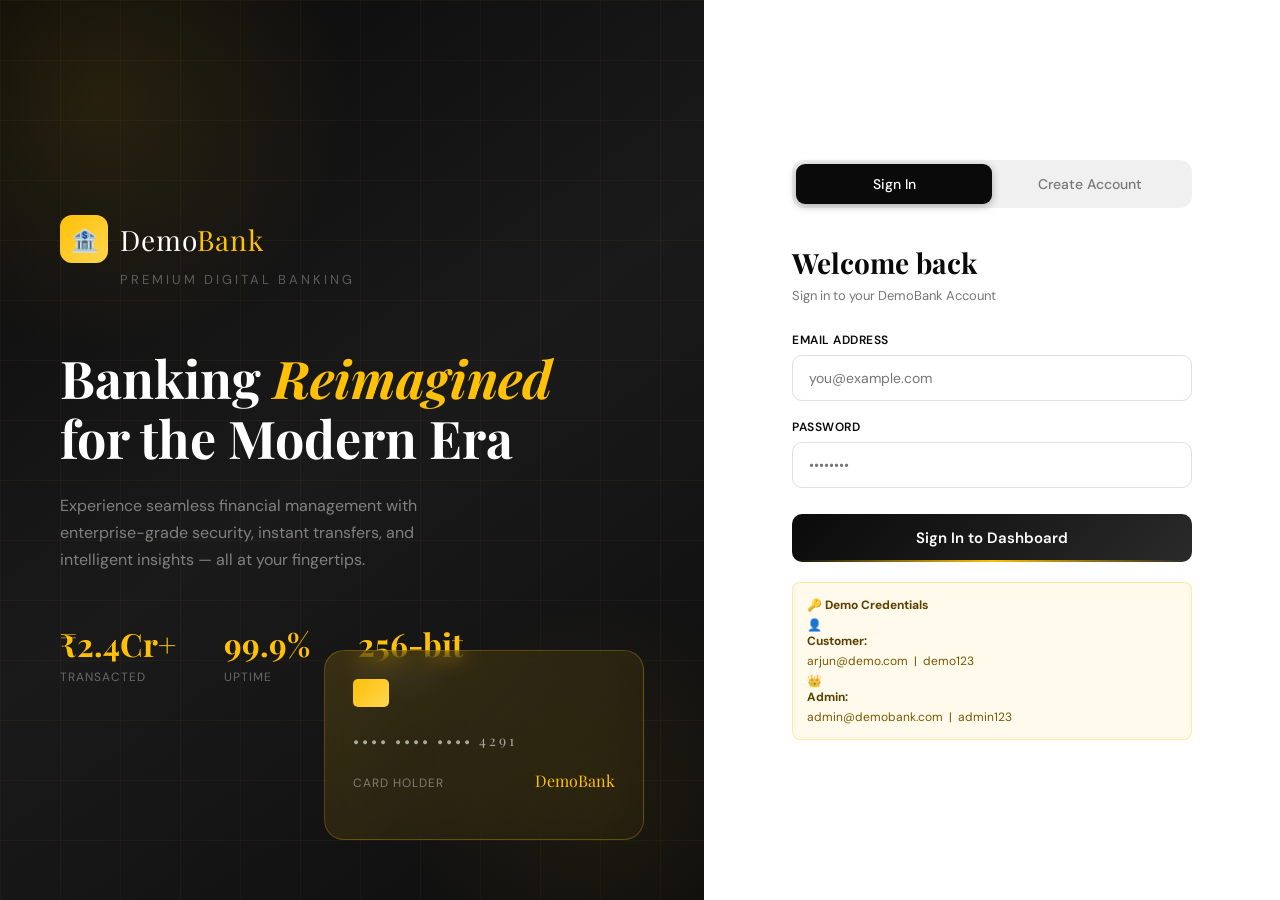
<file: index.html>
<!DOCTYPE html>
<html lang="en">
<head> 
  <meta charset="UTF-8">
  <meta name="viewport" content="width=device-width, initial-scale=1.0">
  <title>DemoBank — Premium Banking</title>
  <link href="https://fonts.googleapis.com/css2?family=Playfair+Display:ital,wght@0,400;0,600;0,700;1,400&family=DM+Sans:wght@300;400;500;600&display=swap" rel="stylesheet">
  <link rel="stylesheet" href="styles.css">
</head>
<body>

<div class="left-panel">
  <div class="grid-lines"></div>

  <div class="brand">
    <div class="brand-logo">
      <div class="logo-icon">🏦</div>
      <div class="brand-name">Demo<span>Bank</span></div>
    </div>
    <div class="tagline">Premium Digital Banking</div>
  </div>

  <div class="hero-text">
    <h1>Banking <em>Reimagined</em><br>for the Modern Era</h1>
    <p>Experience seamless financial management with enterprise-grade security, instant transfers, and intelligent insights — all at your fingertips.</p>
    <div class="stats-row">
      <div class="stat">
        <div class="stat-num">₹2.4Cr+</div>
        <div class="stat-label">Transacted</div>
      </div>
      <div class="stat">
        <div class="stat-num">99.9%</div>
        <div class="stat-label">Uptime</div>
      </div>
      <div class="stat">
        <div class="stat-num">256-bit</div>
        <div class="stat-label">Encrypted</div>
      </div>
    </div>
  </div>

  <div class="card-visual">
    <div class="card-chip"></div>
    <div class="card-number">•••• •••• •••• 4291</div>
    <div class="card-bottom">
      <div>
        <div class="card-holder">CARD HOLDER</div>
      </div>
      <div class="card-bank">DemoBank</div>
    </div>
  </div>
</div>

<div class="right-panel">
  <div class="auth-container">
    <div class="tab-switcher">
      <button class="tab-btn active" onclick="switchTab('login')">Sign In</button>
      <button class="tab-btn" onclick="switchTab('register')">Create Account</button>
    </div>

    <!-- LOGIN -->
    <div class="form-panel active" id="loginPanel">
      <h2 class="form-title">Welcome back</h2>
      <p class="form-subtitle">Sign in to your DemoBank Account</p>
      <div class="alert" id="loginAlert"></div>
      <div class="field">
        <label>Email Address</label>
        <input type="email" id="loginEmail" placeholder="you@example.com">
      </div>
      <div class="field">
        <label>Password</label>
        <input type="password" id="loginPass" placeholder="••••••••" onkeydown="if(event.key==='Enter') doLogin()">
      </div>
      <button class="btn-primary" onclick="doLogin()">
        Sign In to Dashboard
        <div class="gold-line"></div>
      </button>
      <div class="demo-hint">
        <strong>🔑 Demo Credentials</strong>
        <div style="margin-bottom:4px">👤 <strong>Customer:</strong> arjun@demo.com &nbsp;|&nbsp; demo123</div>
        <div>👑 <strong>Admin:</strong> admin@demobank.com &nbsp;|&nbsp; admin123</div>
      </div>
    </div>

    <!-- REGISTER -->
    <div class="form-panel" id="registerPanel">
      <h2 class="form-title">Open Account</h2>
      <p class="form-subtitle">Join DemoBank — it takes 2 minutes</p>
      <div class="alert" id="regAlert"></div>
      <div class="field-row">
        <div class="field">
          <label>Full Name</label>
          <input type="text" id="regName" placeholder="Arjun Sharma">
        </div>
        <div class="field">
          <label>Phone</label>
          <input type="tel" id="regPhone" placeholder="9876543210">
        </div>
      </div>
      <div class="field">
        <label>Email Address</label>
        <input type="email" id="regEmail" placeholder="you@example.com">
      </div>
      <div class="field">
        <label>Password</label>
        <input type="password" id="regPass" placeholder="Min. 6 characters">
      </div>
      <div class="field-row">
        <div class="field">
          <label>Account Type</label>
          <select id="regAccType">
            <option value="Savings">Savings</option>
            <option value="Current">Current</option>
            <option value="Salary">Salary</option>
          </select>
        </div>
        <div class="field">
          <label>City</label>
          <input type="text" id="regCity" placeholder="Agra">
        </div>
      </div>
      <button class="btn-primary" onclick="doRegister()">
        Create My Account
        <div class="gold-line"></div>
      </button>
    </div>

  </div>
</div>

<script src="script.js"></script>
</body>
</html>
</file>
<file: styles.css>
*, *::before, *::after { box-sizing: border-box; margin: 0; padding: 0; }

:root {
  --black: #0A0A0A;
  --black-mid: #161616;
  --black-light: #222222;
  --yellow: #FFC107;
  --yellow-light: #FFD54F;
  --yellow-dim: rgba(255,193,7,0.12);
  --white: #FFFFFF;
  --off-white: #F5F5F5;
  --text-dark: #0A0A0A;
  --text-mid: #333333;
  --text-muted: #777777;
  --red: #E53935;
  --red-dim: rgba(229,57,53,0.1);
  --success: #2E7D32;
  --success-dim: rgba(46,125,50,0.1);
  --border: #E0E0E0;
  --border-dark: #2A2A2A;
}

body {
  font-family: 'DM Sans', sans-serif;
  background: var(--black);
  min-height: 100vh;
  display: flex;
  overflow: hidden;
}

/* ── LEFT PANEL ── */
.left-panel {
  width: 55%;
  position: relative;
  background: linear-gradient(145deg, #0A0A0A 0%, #1A1A1A 50%, #0D0D0D 100%);
  display: flex;
  flex-direction: column;
  justify-content: center;
  padding: 60px;
  overflow: hidden;
}

.left-panel::before {
  content: '';
  position: absolute;
  top: -150px; left: -150px;
  width: 500px; height: 500px;
  border-radius: 50%;
  background: radial-gradient(circle, rgba(255,193,7,0.1) 0%, transparent 70%);
}

.left-panel::after {
  content: '';
  position: absolute;
  bottom: -100px; right: -100px;
  width: 400px; height: 400px;
  border-radius: 50%;
  background: radial-gradient(circle, rgba(255,193,7,0.06) 0%, transparent 70%);
}

.grid-lines {
  position: absolute;
  inset: 0;
  background-image:
    linear-gradient(rgba(255,193,7,0.04) 1px, transparent 1px),
    linear-gradient(90deg, rgba(255,193,7,0.04) 1px, transparent 1px);
  background-size: 60px 60px;
}

/* ── BRAND ── */
.brand {
  position: relative;
  z-index: 2;
  margin-bottom: 60px;
}

.brand-logo {
  display: flex;
  align-items: center;
  gap: 12px;
  margin-bottom: 8px;
}

.logo-icon {
  width: 48px; height: 48px;
  background: linear-gradient(135deg, var(--yellow), var(--yellow-light));
  border-radius: 12px;
  display: flex; align-items: center; justify-content: center;
  font-size: 22px;
  font-weight: 700;
  color: var(--black);
  font-family: 'Playfair Display', serif;
}

.brand-name {
  font-family: 'Playfair Display', serif;
  font-size: 28px;
  color: var(--white);
  letter-spacing: 1px;
}

.brand-name span { color: var(--yellow); }

.tagline {
  font-size: 13px;
  color: rgba(255,255,255,0.3);
  letter-spacing: 3px;
  text-transform: uppercase;
  margin-left: 60px;
}

/* ── HERO TEXT ── */
.hero-text {
  position: relative;
  z-index: 2;
}

.hero-text h1 {
  font-family: 'Playfair Display', serif;
  font-size: 52px;
  line-height: 1.15;
  color: var(--white);
  margin-bottom: 24px;
}

.hero-text h1 em {
  color: var(--yellow);
  font-style: italic;
}

.hero-text p {
  font-size: 16px;
  color: rgba(255,255,255,0.45);
  line-height: 1.7;
  max-width: 420px;
  margin-bottom: 48px;
}

/* ── STATS ── */
.stats-row {
  display: flex;
  gap: 48px;
}

.stat-num {
  font-family: 'Playfair Display', serif;
  font-size: 32px;
  color: var(--yellow);
  font-weight: 700;
}

.stat-label {
  font-size: 12px;
  color: rgba(255,255,255,0.35);
  letter-spacing: 1px;
  text-transform: uppercase;
  margin-top: 4px;
}

/* ── CARD VISUAL ── */
.card-visual {
  position: absolute;
  bottom: 60px;
  right: 60px;
  width: 320px;
  height: 190px;
  background: linear-gradient(135deg, rgba(255,193,7,0.15), rgba(255,193,7,0.04));
  border: 1px solid rgba(255,193,7,0.25);
  border-radius: 20px;
  padding: 28px;
  backdrop-filter: blur(10px);
  z-index: 2;
}

.card-chip {
  width: 36px; height: 28px;
  background: linear-gradient(135deg, var(--yellow), var(--yellow-light));
  border-radius: 5px;
  margin-bottom: 24px;
}

.card-number {
  font-size: 14px;
  color: rgba(255,255,255,0.6);
  letter-spacing: 3px;
  margin-bottom: 20px;
  font-family: 'Playfair Display', serif;
}

.card-bottom {
  display: flex;
  justify-content: space-between;
  align-items: flex-end;
}

.card-holder { font-size: 12px; color: rgba(255,255,255,0.4); letter-spacing: 1px; }
.card-bank   { font-family: 'Playfair Display', serif; color: var(--yellow); font-size: 16px; }

/* ── RIGHT PANEL ── */
.right-panel {
  width: 45%;
  background: var(--white);
  display: flex;
  align-items: center;
  justify-content: center;
  padding: 48px;
  position: relative;
}

.auth-container {
  width: 100%;
  max-width: 400px;
}

/* ── TABS ── */
.tab-switcher {
  display: flex;
  background: rgba(0,0,0,0.06);
  border-radius: 12px;
  padding: 4px;
  margin-bottom: 36px;
}

.tab-btn {
  flex: 1;
  padding: 11px;
  border: none;
  background: transparent;
  border-radius: 9px;
  font-family: 'DM Sans', sans-serif;
  font-size: 14px;
  font-weight: 500;
  cursor: pointer;
  color: var(--text-muted);
  transition: all 0.2s;
}

.tab-btn.active {
  background: var(--black);
  color: var(--white);
  box-shadow: 0 2px 8px rgba(0,0,0,0.3);
}

/* ── FORM ── */
.form-title {
  font-family: 'Playfair Display', serif;
  font-size: 28px;
  color: var(--text-dark);
  margin-bottom: 6px;
}

.form-subtitle {
  font-size: 13px;
  color: var(--text-muted);
  margin-bottom: 28px;
}

.form-panel         { display: none; }
.form-panel.active  { display: block; }

.field {
  margin-bottom: 18px;
}

.field label {
  display: block;
  font-size: 12px;
  font-weight: 600;
  color: var(--text-dark);
  letter-spacing: 0.5px;
  text-transform: uppercase;
  margin-bottom: 7px;
}

.field input,
.field select {
  width: 100%;
  padding: 13px 16px;
  border: 1.5px solid #E0E0E0;
  border-radius: 10px;
  font-family: 'DM Sans', sans-serif;
  font-size: 14px;
  color: var(--text-dark);
  background: white;
  transition: border 0.2s, box-shadow 0.2s;
  outline: none;
}

.field input:focus,
.field select:focus {
  border-color: var(--yellow);
  box-shadow: 0 0 0 3px rgba(255,193,7,0.15);
}

.field-row { display: grid; grid-template-columns: 1fr 1fr; gap: 14px; }

/* ── PRIMARY BUTTON ── */
.btn-primary {
  width: 100%;
  padding: 14px;
  background: linear-gradient(135deg, var(--black), #2A2A2A);
  color: white;
  border: none;
  border-radius: 10px;
  font-family: 'DM Sans', sans-serif;
  font-size: 15px;
  font-weight: 600;
  cursor: pointer;
  margin-top: 8px;
  transition: all 0.2s;
  position: relative;
  overflow: hidden;
}

.btn-primary:hover  { transform: translateY(-1px); box-shadow: 0 8px 24px rgba(0,0,0,0.3); }
.btn-primary:active { transform: translateY(0); }

.btn-primary .gold-line {
  position: absolute;
  bottom: 0; left: 0; right: 0;
  height: 2px;
  background: linear-gradient(90deg, transparent, var(--yellow), transparent);
}

/* ── ALERTS ── */
.alert {
  padding: 12px 16px;
  border-radius: 8px;
  font-size: 13px;
  margin-bottom: 16px;
  display: none;
}

.alert.error   { background: #FFF5F5; border: 1.5px solid #FFCDD2; color: #C62828; font-weight: 500; display: flex; align-items: center; gap: 8px; }
.alert.success { background: #F1F8E9; border: 1.5px solid #C5E1A5; color: #2E7D32; font-weight: 500; display: flex; align-items: center; gap: 8px; }

/* ── ANIMATIONS ── */
@keyframes shake {
  0%,100% { transform: translateX(0); }
  20%     { transform: translateX(-7px); }
  40%     { transform: translateX(7px); }
  60%     { transform: translateX(-4px); }
  80%     { transform: translateX(4px); }
}

.shake { animation: shake 0.4s ease; }

.field input.field-error {
  border-color: var(--red) !important;
  box-shadow: 0 0 0 3px rgba(229,57,53,0.15) !important;
}

/* ── DEMO HINT ── */
.demo-hint {
  margin-top: 20px;
  padding: 14px;
  background: rgba(255,193,7,0.08);
  border: 1px solid rgba(255,193,7,0.3);
  border-radius: 8px;
  font-size: 12px;
  color: #7A5800;
}

.demo-hint strong { display: block; margin-bottom: 4px; color: #5A4000; }

/* ── RESPONSIVE ── */
@media (max-width: 768px) {
  .left-panel  { display: none; }
  .right-panel { width: 100%; }
}
</file>
<file: dashboard.css>
*, *::before, *::after { box-sizing: border-box; margin: 0; padding: 0; }

:root {
  --black: #0A0A0A;
  --black-mid: #161616;
  --black-light: #222222;
  --black-card: #1A1A1A;
  --yellow: #FFC107;
  --yellow-light: #FFD54F;
  --yellow-dim: rgba(255,193,7,0.12);
  --yellow-glow: rgba(255,193,7,0.08);
  --white: #FFF5F5;
  --off-white: #ffefa9;
  --text-dark: #0A0A0A;
  --text-mid: #333333;
  --text-muted: #888888;
  --red: #E53935;
  --red-dim: rgba(229,57,53,0.1);
  --success: #2E7D32;
  --success-dim: rgba(46,125,50,0.1);
  --border: #EBEBEB;
  --border-dark: #2C2C2C;
  --sidebar-w: 260px;
}

body {
  font-family: 'DM Sans', sans-serif;
  background: var(--off-white);
  color: var(--text-dark);
  display: flex;
  min-height: 100vh;
}

/* ── SIDEBAR ── */
.sidebar {
  width: var(--sidebar-w);
  background: var(--black);
  position: fixed;
  top: 0; left: 0; bottom: 0;
  display: flex;
  flex-direction: column;
  z-index: 100;
  overflow: hidden;
}

.sidebar::after {
  content: '';
  position: absolute;
  bottom: 0; left: 0; right: 0;
  height: 200px;
  background: linear-gradient(0deg, rgba(255,193,7,0.04) 0%, transparent 100%);
  pointer-events: none;
}

.sidebar-brand {
  padding: 28px 24px 24px;
  border-bottom: 1px solid var(--border-dark);
}

.brand-logo { display: flex; align-items: center; gap: 10px; }

.logo-icon {
  width: 38px; height: 38px;
  background: linear-gradient(135deg, var(--yellow), var(--yellow-light));
  border-radius: 10px;
  display: flex; align-items: center; justify-content: center;
  font-family: 'Playfair Display', serif;
  font-size: 18px; font-weight: 700;
  color: var(--black);
}

.brand-name { font-family: 'Playfair Display', serif; font-size: 20px; color: white; }
.brand-name span { color: var(--yellow); }

.sidebar-user {
  padding: 20px 24px;
  border-bottom: 1px solid var(--border-dark);
}

.user-avatar {
  width: 44px; height: 44px;
  background: var(--black-light);
  border-radius: 12px;
  border: 2px solid rgba(255,193,7,0.35);
  display: flex; align-items: center; justify-content: center;
  font-size: 18px; color: var(--yellow);
  font-family: 'Playfair Display', serif;
  font-weight: 700;
  margin-bottom: 10px;
}

.user-name { font-size: 14px; font-weight: 600; color: white; margin-bottom: 2px; }
.user-acc { font-size: 11px; color: rgba(255,255,255,0.35); letter-spacing: 0.5px; }

.nav { flex: 1; padding: 16px 12px; overflow-y: auto; }
.nav-label { font-size: 10px; letter-spacing: 2px; text-transform: uppercase; color: rgba(255,255,255,0.2); padding: 8px 12px 6px; margin-top: 8px; }

.nav-item {
  display: flex; align-items: center; gap: 12px;
  padding: 11px 14px; border-radius: 10px; cursor: pointer;
  color: rgba(255,255,255,0.5); font-size: 14px; font-weight: 500;
  transition: all 0.18s; margin-bottom: 2px;
}

.nav-item:hover { background: rgba(255,255,255,0.05); color: white; }
.nav-item.active { background: rgba(255,193,7,0.14); color: var(--yellow); }

.nav-icon { font-size: 18px; width: 22px; text-align: center; }

.sidebar-footer { padding: 16px 12px; border-top: 1px solid var(--border-dark); }

.btn-logout {
  display: flex; align-items: center; gap: 10px;
  width: 100%; padding: 10px 14px;
  background: var(--red-dim);
  border: 1px solid rgba(229,57,53,0.25);
  border-radius: 8px; color: #EF9A9A;
  font-family: 'DM Sans', sans-serif; font-size: 13px; font-weight: 500;
  cursor: pointer; text-decoration: none; transition: all 0.2s;
}

.btn-logout:hover { background: rgba(229,57,53,0.2); }

/* ── MAIN ── */
.main { margin-left: var(--sidebar-w); flex: 1; min-height: 100vh; display: flex; flex-direction: column; }

/* ── TOPBAR ── */
.topbar {
  background: white;
  padding: 18px 36px;
  border-bottom: 1px solid var(--border);
  display: flex; align-items: center; justify-content: space-between;
  position: sticky; top: 0; z-index: 50;
}

.page-title { font-family: 'Playfair Display', serif; font-size: 22px; color: var(--text-dark); }
.topbar-right { display: flex; align-items: center; gap: 16px; }

.badge { font-size: 11px; padding: 4px 10px; border-radius: 20px; font-weight: 600; letter-spacing: 0.5px; }
.badge-gold { background: rgba(255,193,7,0.12); color: #7A5800; }
.badge-green { background: rgba(46,125,50,0.1); color: #2E7D32; }

/* ── CONTENT ── */
.content { padding: 36px; flex: 1; }
.section { display: none; }
.section.active { display: block; }

/* ── OVERVIEW CARDS ── */
.cards-row { display: grid; grid-template-columns: repeat(3, 1fr); gap: 20px; margin-bottom: 28px; }

.stat-card {
  background: white; border-radius: 16px; padding: 24px;
  border: 1px solid var(--border); position: relative; overflow: hidden;
}

.stat-card::before {
  content: '';
  position: absolute; top: 0; right: 0;
  width: 80px; height: 80px;
  border-radius: 0 16px 0 80px;
  background: var(--card-accent, rgba(255,193,7,0.06));
}

.stat-card.highlight {
  background: linear-gradient(135deg, var(--black) 0%, var(--black-light) 100%);
  border-color: var(--border-dark);
}

.stat-card.highlight .stat-label { color: rgba(255,255,255,0.45); }
.stat-card.highlight .stat-value { color: var(--yellow); }
.stat-card.highlight .stat-sub { color: rgba(255,255,255,0.4); }

.stat-icon { font-size: 24px; margin-bottom: 16px; }
.stat-label { font-size: 11px; text-transform: uppercase; letter-spacing: 1px; color: var(--text-muted); font-weight: 600; margin-bottom: 8px; }
.stat-value { font-family: 'Playfair Display', serif; font-size: 28px; color: var(--text-dark); font-weight: 700; }
.stat-sub { font-size: 12px; color: var(--text-muted); margin-top: 4px; }

/* ── GRID ── */
.grid-2 { display: grid; grid-template-columns: 1fr 1fr; gap: 20px; margin-bottom: 20px; }
.grid-13 { display: grid; grid-template-columns: 1fr 320px; gap: 20px; }

/* ── CARD ── */
.card { background: white; border-radius: 16px; border: 1px solid var(--border); overflow: hidden; }

.card-header {
  padding: 20px 24px; border-bottom: 1px solid var(--border);
  display: flex; align-items: center; justify-content: space-between;
}

.card-title { font-family: 'Playfair Display', serif; font-size: 17px; color: var(--text-dark); }
.card-body { padding: 20px 24px; }

/* ── TRANSACTIONS ── */
.tx-item {
  display: flex; align-items: center; padding: 14px 0;
  border-bottom: 1px solid var(--border); gap: 14px;
}
.tx-item:last-child { border-bottom: none; }

.tx-icon {
  width: 40px; height: 40px; border-radius: 10px;
  display: flex; align-items: center; justify-content: center;
  font-size: 16px; flex-shrink: 0;
}

.tx-icon.credit { background: var(--success-dim); color: var(--success); }
.tx-icon.debit { background: var(--red-dim); color: var(--red); }

.tx-info { flex: 1; }
.tx-desc { font-size: 14px; font-weight: 500; color: var(--text-dark); }
.tx-date { font-size: 11px; color: var(--text-muted); margin-top: 2px; }

.tx-amount { font-size: 15px; font-weight: 600; font-family: 'Playfair Display', serif; }
.tx-amount.credit { color: var(--success); }
.tx-amount.debit { color: var(--red); }

/* ── FORMS ── */
.form-grid { display: grid; grid-template-columns: 1fr 1fr; gap: 16px; }

.field { margin-bottom: 16px; }

.field label {
  display: block; font-size: 11px; font-weight: 700;
  color: var(--text-mid); letter-spacing: 0.8px; text-transform: uppercase; margin-bottom: 7px;
}

.field input, .field select, .field textarea {
  width: 100%; padding: 12px 14px;
  border: 1.5px solid var(--border); border-radius: 9px;
  font-family: 'DM Sans', sans-serif; font-size: 14px;
  color: var(--text-dark); outline: none;
  transition: border 0.2s, box-shadow 0.2s; background: white;
}

.field input:focus, .field select:focus, .field textarea:focus {
  border-color: var(--yellow);
  box-shadow: 0 0 0 3px rgba(255,193,7,0.12);
}

.btn {
  padding: 12px 24px; border-radius: 9px;
  font-family: 'DM Sans', sans-serif; font-size: 14px; font-weight: 600;
  cursor: pointer; border: none; transition: all 0.2s;
}

.btn-black {
  background: linear-gradient(135deg, var(--black), #2A2A2A);
  color: white;
}
.btn-black:hover { transform: translateY(-1px); box-shadow: 0 6px 18px rgba(0,0,0,0.25); }

.btn-yellow {
  background: linear-gradient(135deg, var(--yellow), var(--yellow-light));
  color: var(--black);
}
.btn-yellow:hover { transform: translateY(-1px); box-shadow: 0 6px 18px rgba(255,193,7,0.3); }

.btn-outline {
  background: transparent; border: 1.5px solid var(--border); color: var(--text-mid);
}
.btn-outline:hover { border-color: var(--yellow); color: var(--black); }

.alert {
  padding: 12px 16px; border-radius: 8px; font-size: 13px;
  margin-bottom: 16px; display: none;
}

.alert.error { background: #FFF5F5; border: 1px solid #FFCDD2; color: #C62828; }
.alert.success { background: #F1F8E9; border: 1px solid #C5E1A5; color: #2E7D32; }

/* ── LOAN CARDS ── */
.loan-cards { display: grid; grid-template-columns: repeat(3,1fr); gap: 16px; margin-bottom: 24px; }

.loan-type-card {
  border: 2px solid var(--border); border-radius: 14px; padding: 20px;
  cursor: pointer; transition: all 0.2s; text-align: center; background-color: white; 
}

.loan-type-card:hover, .loan-type-card.selected {
  border-color: var(--white);
  background: var(--white);
}

.loan-type-icon { font-size: 28px; margin-bottom: 10px; }
.loan-type-name { font-weight: 600; font-size: 14px; color: var(--text-dark); }
.loan-type-rate { font-size: 12px; color: var(--text-muted); margin-top: 4px; }

/* ── EMI CALC ── */
.emi-result {
  background: linear-gradient(135deg, var(--black), var(--black-light));
  border-radius: 12px; padding: 20px; margin-top: 16px; color: white; display: none;
}
.emi-result.show { display: block; }
.emi-row { display: flex; justify-content: space-between; margin-bottom: 10px; }
.emi-label { font-size: 12px; color: rgba(255,255,255,0.45); }
.emi-val { font-family: 'Playfair Display', serif; font-size: 16px; color: var(--yellow); font-weight: 600; }

/* ── PROFILE ── */
.profile-card {
  background: linear-gradient(135deg, var(--black) 0%, var(--black-light) 100%);
  border-radius: 20px; padding: 32px; color: white; margin-bottom: 24px;
  position: relative; overflow: hidden;
}

.profile-card::before {
  content: ''; position: absolute; top: -80px; right: -80px;
  width: 220px; height: 220px; border-radius: 50%;
  border: 40px solid rgba(255,193,7,0.06);
}

.profile-avatar {
  width: 68px; height: 68px; border-radius: 18px;
  background: rgba(255,193,7,0.15); border: 2px solid rgba(255,193,7,0.4);
  display: flex; align-items: center; justify-content: center;
  font-family: 'Playfair Display', serif; font-size: 28px; color: var(--yellow);
  margin-bottom: 16px;
}

.profile-name { font-family: 'Playfair Display', serif; font-size: 24px; margin-bottom: 4px; }
.profile-detail { font-size: 13px; color: rgba(255,255,255,0.45); margin-bottom: 2px; }
.profile-acc { font-size: 16px; color: var(--yellow); letter-spacing: 1px; margin-top: 12px; font-family: 'Playfair Display', serif; }

.info-grid { display: grid; grid-template-columns: 1fr 1fr; gap: 16px; }

.info-item { padding: 14px 16px; background: var(--white); border-radius: 10px; border: 1px solid var(--border); }
.info-item-label { font-size: 10px; text-transform: uppercase; letter-spacing: 1px; color: var(--text-muted); margin-bottom: 5px; font-weight: 600; }
.info-item-value { font-size: 14px; font-weight: 500; color: var(--text-dark); }

/* ── QUICK ACTIONS ── */
.quick-actions { display: grid; grid-template-columns: repeat(4,1fr); gap: 12px; margin-bottom: 28px; }

.qa-btn {
  background: white; border: 1px solid var(--border); border-radius: 14px;
  padding: 20px 12px; text-align: center; cursor: pointer; transition: all 0.2s;
}

.qa-btn:hover { border-color: var(--yellow); background: var(--yellow-glow); transform: translateY(-2px); box-shadow: 0 6px 16px rgba(0,0,0,0.07); }

.qa-icon { font-size: 24px; margin-bottom: 8px; }
.qa-label { font-size: 12px; font-weight: 600; color: var(--text-mid); }

/* ── LOADING ── */
.loading { display: flex; align-items: center; justify-content: center; padding: 40px; color: var(--text-muted); font-size: 14px; }

/* ── TABLE ── */
.data-table { width: 100%; border-collapse: collapse; font-size: 13px; }
.data-table th {
  background: var(--off-white); padding: 11px 14px; text-align: left;
  font-size: 10px; text-transform: uppercase; letter-spacing: 1px;
  color: var(--text-muted); font-weight: 700; border-bottom: 1px solid var(--border);
}
.data-table td { padding: 13px 14px; border-bottom: 1px solid rgba(0,0,0,0.04); color: var(--text-mid); }
.data-table tr:last-child td { border-bottom: none; }
.data-table tr:hover td { background: rgba(255,193,7,0.03); }

/* ── LOAN TRANSACTIONS ── */
.loan-tx-item {
  display: flex; align-items: center; gap: 12px;
  padding: 10px 0; border-bottom: 1px solid var(--border);
}
.loan-tx-item:last-child { border-bottom: none; }
.loan-tx-badge {
  font-size: 11px; padding: 3px 9px; border-radius: 20px; font-weight: 600;
}
.loan-tx-badge.credit { background: var(--success-dim); color: var(--success); }
.loan-tx-badge.debit { background: var(--red-dim); color: var(--red); }
</file>
<file: admin.css>
/* ── ADMIN SPECIFIC STYLES ── */

.pending-badge {
  background: var(--red);
  color: white;
  font-size: 10px;
  font-weight: 700;
  padding: 2px 7px;
  border-radius: 20px;
  margin-left: auto;
  min-width: 20px;
  text-align: center;
}

/* Loan Tab Buttons */
.loan-tab-btn {
  padding: 10px 20px;
  border: 1.5px solid var(--border);
  border-radius: 10px;
  background: white;
  font-family: 'DM Sans', sans-serif;
  font-size: 13px;
  font-weight: 600;
  cursor: pointer;
  color: var(--text-muted);
  transition: all 0.2s;
  display: flex;
  align-items: center;
  gap: 8px;
}

.loan-tab-btn:hover { border-color: var(--yellow); color: var(--text-dark); }
.loan-tab-btn.active { background: var(--black); color: white; border-color: var(--black); }

.tab-count {
  background: rgba(255,255,255,0.2);
  padding: 1px 7px;
  border-radius: 20px;
  font-size: 11px;
}
.loan-tab-btn:not(.active) .tab-count { background: rgba(0,0,0,0.07); color: var(--text-muted); }

/* Loan Application Card */
.loan-app-card {
  background: white;
  border: 1px solid var(--border);
  border-radius: 14px;
  overflow: hidden;
  margin-bottom: 16px;
}

.loan-app-header {
  display: flex;
  align-items: center;
  justify-content: space-between;
  padding: 16px 20px;
  border-bottom: 1px solid var(--border);
  background: var(--off-white);
}

.loan-app-body {
  padding: 20px;
  display: grid;
  grid-template-columns: repeat(5, 1fr);
  gap: 16px;
}

.loan-app-actions {
  padding: 14px 20px;
  border-top: 1px solid var(--border);
  display: flex;
  gap: 10px;
  align-items: center;
  justify-content: flex-end;
}

.loan-stat-item { }
.loan-stat-label { font-size: 10px; text-transform: uppercase; letter-spacing: 1px; color: var(--text-muted); font-weight: 600; margin-bottom: 4px; }
.loan-stat-val { font-size: 15px; font-weight: 600; color: var(--text-dark); font-family: 'Playfair Display', serif; }

/* Status Badges */
.status-badge {
  font-size: 11px;
  padding: 4px 10px;
  border-radius: 20px;
  font-weight: 600;
  letter-spacing: 0.5px;
  text-transform: uppercase;
}
.status-active   { background: rgba(46,125,50,0.12);  color: #2E7D32; }
.status-inactive { background: rgba(229,57,53,0.1);   color: #C62828; }
.status-pending  { background: rgba(255,152,0,0.12);  color: #E65100; }
.status-approved { background: rgba(46,125,50,0.12);  color: #2E7D32; }
.status-rejected { background: rgba(229,57,53,0.1);   color: #C62828; }

/* Admin action buttons */
.btn-sm {
  padding: 7px 14px;
  font-size: 12px;
  border-radius: 7px;
}

.btn-approve {
  background: linear-gradient(135deg, #2E7D32, #388E3C);
  color: white;
  border: none;
}
.btn-approve:hover { transform: translateY(-1px); box-shadow: 0 4px 12px rgba(46,125,50,0.3); }

.btn-reject {
  background: linear-gradient(135deg, var(--red), #EF5350);
  color: white;
  border: none;
}
.btn-reject:hover { transform: translateY(-1px); box-shadow: 0 4px 12px rgba(229,57,53,0.3); }

.btn-view {
  background: transparent;
  border: 1.5px solid var(--border);
  color: var(--text-mid);
}
.btn-view:hover { border-color: var(--yellow); color: var(--text-dark); }

/* Modal */
.modal-overlay {
  position: fixed;
  inset: 0;
  background: rgba(0,0,0,0.55);
  backdrop-filter: blur(4px);
  z-index: 999;
  display: none;
  align-items: center;
  justify-content: center;
}
.modal-overlay.open { display: flex; }

.modal-box {
  background: white;
  border-radius: 16px;
  padding: 28px;
  width: 440px;
  max-width: 95vw;
  box-shadow: 0 24px 64px rgba(0,0,0,0.25);
}

.modal-title {
  font-family: 'Playfair Display', serif;
  font-size: 20px;
  color: var(--text-dark);
  margin-bottom: 12px;
}

/* User Detail */
.user-detail-grid {
  display: grid;
  grid-template-columns: 360px 1fr;
  gap: 20px;
  margin-bottom: 20px;
}

.ud-section-title {
  font-family: 'Playfair Display', serif;
  font-size: 17px;
  margin-bottom: 16px;
  color: var(--text-dark);
}

/* Rejection note style */
.rejection-note {
  background: rgba(229,57,53,0.06);
  border: 1px solid rgba(229,57,53,0.2);
  border-radius: 8px;
  padding: 10px 14px;
  font-size: 12px;
  color: #C62828;
  margin-top: 8px;
}

/* Empty state */
.empty-state {
  text-align: center;
  padding: 48px 24px;
  color: var(--text-muted);
}
.empty-state .empty-icon { font-size: 40px; margin-bottom: 12px; }
.empty-state p { font-size: 14px; }
</file>
